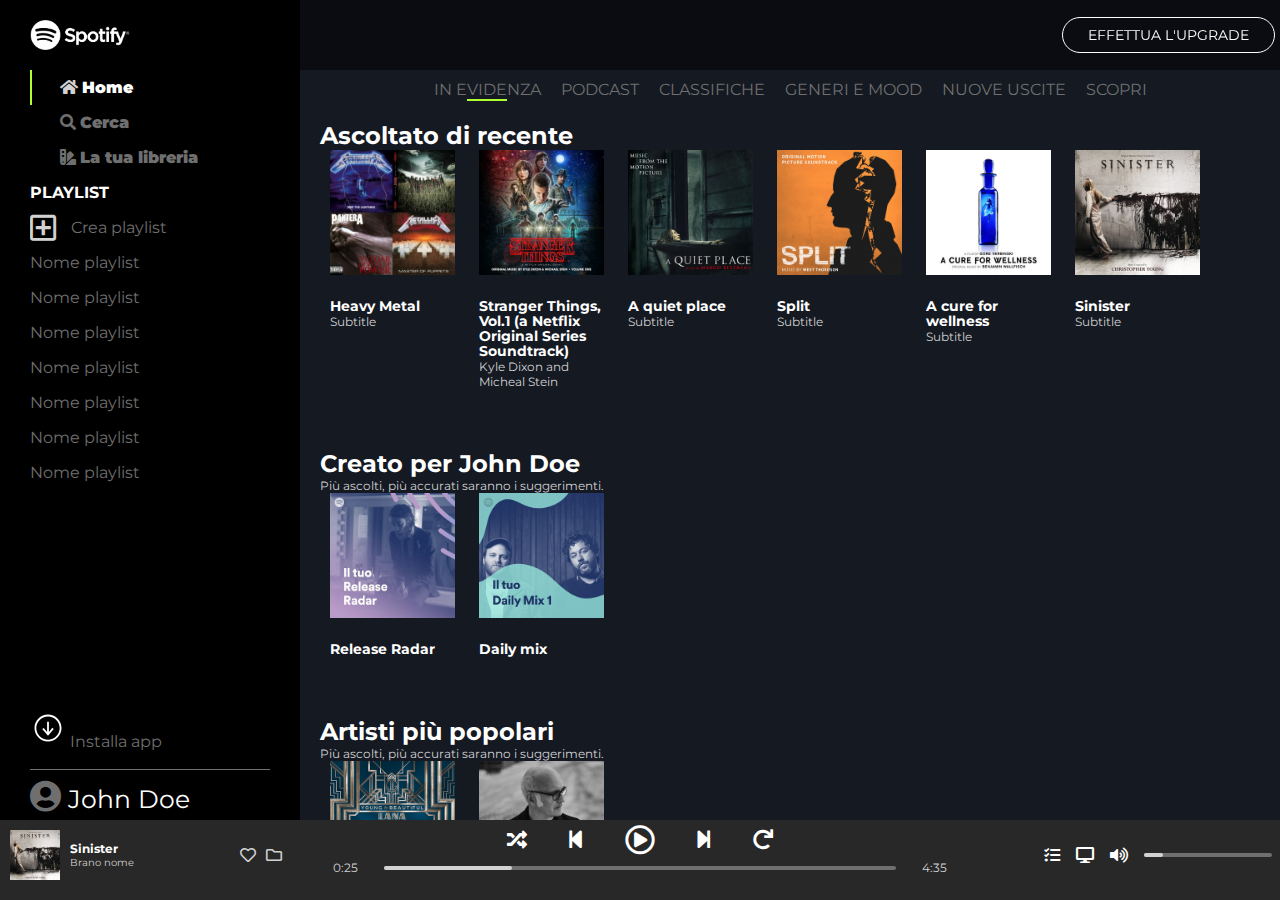
<file: index.html>
<!DOCTYPE html>
<html lang="en" dir="ltr">
  <head>
    <meta charset="utf-8">
    <meta name="viewport" content="width=device-width, initial-scale=1.0 shrink-to-fit=no">
    <!-- Bootstrap -->
    <link rel="stylesheet" href="https://stackpath.bootstrapcdn.com/bootstrap/4.5.0/css/bootstrap.min.css" integrity="sha384-9aIt2nRpC12Uk9gS9baDl411NQApFmC26EwAOH8WgZl5MYYxFfc+NcPb1dKGj7Sk" crossorigin="anonymous">
    <!-- Google font -->
    <link href="https://fonts.googleapis.com/css2?family=Montserrat:wght@400;500;700&display=swap" rel="stylesheet">
    <!-- Fontawesome -->
    <link rel="stylesheet" href="https://cdnjs.cloudflare.com/ajax/libs/font-awesome/5.14.0/css/all.min.css">
    <!-- css -->
    <link rel="stylesheet" href="css/style.css">
    <title>Spotify</title>
  </head>
  <body>
    <div class="wrapper">
      <!-- lateral header -->
      <main class="d_flex">
        <aside class="d_flex">
            <div class="logos">
              <img class="logo m_top_20 m_bottom_20" src="img/Spotify_Logo_RGB_White.png" alt="Logo Spotify">
              <img class="icon m_top_20 m_bottom_20" src="img/Spotify_Icon_CMYK_White.png" alt="Icona Spotify">
            </div>
            <nav class="icons">
              <ul class="list-none">
                <li>
                  <a href="#"><i class="fas fa-home lg_grey">
                  <span class="d-xs-none white">Home</span></i></a>
                </li>
                <li>
                  <a href="#"><i class="fas fa-search"> <span class="d-xs-none"> Cerca</span></i></a>
                </li>
                <li>
                  <a href="#"><i class="fas fa-swatchbook"> <span class="d-xs-none">La tua libreria</span></i></a>
                </li>
              </ul>
            </nav>
          <nav class="playlist_list d-xs-none">
            <div class="create">
              <h4 class="txt_upper white">Playlist</h4>
              <a href="#"><span>Crea playlist</span></a>
            </div>
            <ul class="personal_playlist list-none">
              <li><a href="#">Nome playlist</a></li>
              <li><a href="#">Nome playlist</a></li>
              <li><a href="#">Nome playlist</a></li>
              <li><a href="#">Nome playlist</a></li>
              <li><a href="#">Nome playlist</a></li>
              <li><a href="#">Nome playlist</a></li>
              <li><a href="#">Nome playlist</a></li>
            </ul>
          </nav>
          <nav class="menu_bottom">
            <ul class="list-none">
              <li class="install">
                <a href="#">
                <img class="download" src="img/download_icon.svg" alt="Logo download"> <span class="d-xs-none">Installa app</span>
                </a>
              </li>
              <li class="profile">
                <i class="fas fa-user-circle"></i><span class="d-xs-none white"> John Doe</span>
              </li>
            </ul>
          </nav>
        </aside>
        <!-- /lateral header -->
        <!-- playlist section -->
        <section class="playlist">
          <div class="upgrade txt_upper">
            <a class="btn_upgrade white" href="#">Effettua l'upgrade</a>
          </div>
          <div class="menu_playlist">
            <ul class="menu_style d_flex list-none">
              <li><a class="txt_upper" href="#">in evidenza</a></li>
              <li><a class="txt_upper" href="#">podcast</a></li>
              <li><a class="txt_upper" href="#">classifiche</a></li>
              <li><a class="txt_upper" href="#">generi e mood</a></li>
              <li><a class="txt_upper" href="#">nuove uscite</a></li>
              <li><a class="txt_upper" href="#">scopri</a></li>
            </ul>
          </div>
          <div class="small_wrapper padding_20 white">
            <!-- Recently played -->
              <h2 id="recently" class="font_700">Recently played</h2>
              <script src="js/myscript.js" charset="utf-8">
              </script>
              <div class="m_bottom_20">
                <div class="picture text-center">
                  <div class="image relative">
                    <img src="img/immagini_box/metal_lifting.jpg" alt="Logo Metal">
                    <div class="overlay">
                      <i class="far fa-play-circle"></i>
                    </div>
                  </div>
                  <h4 class="m_top_20">Heavy Metal</h4>
                  <p>Subtitle</p>
                </div>
                <div class="picture text-center">
                  <div class="image relative">
                    <img src="img/immagini_box/stranger.jpeg" alt="Logo Stranger things">
                    <div class="overlay">
                      <i class="far fa-play-circle"></i>
                    </div>
                  </div>
                  <h4 class="m_top_20">Stranger Things, Vol.1 (a Netflix Original Series Soundtrack)</h4>
                  <p>Kyle Dixon and Micheal Stein</p>
                </div>
                <div class="picture text-center">
                  <div class="image relative">
                    <img src="img/immagini_box/aquietplace.jpeg" alt="Logo A quiet place">
                    <div class="overlay">
                      <i class="far fa-play-circle"></i>
                    </div>
                  </div>
                  <h4 class="m_top_20">A quiet place</h4>
                  <p>Subtitle</p>
                </div>
                <div class="picture text-center">
                  <div class="image relative">
                    <img src="img/immagini_box/split.jpeg" alt="Logo Split">
                    <div class="overlay">
                      <i class="far fa-play-circle"></i>
                    </div>
                  </div>
                  <h4 class="m_top_20">Split</h4>
                  <p>Subtitle</p>
                </div>
                <div class="picture text-center">
                  <div class="image relative">
                    <img src="img/immagini_box/cure.jpeg" alt="Logo Cure">
                    <div class="overlay">
                      <i class="far fa-play-circle"></i>
                    </div>
                  </div>
                  <h4 class="m_top_20">A cure for wellness</h4>
                  <p>Subtitle</p>
                </div>
                <div class="picture text-center">
                  <div class="image relative">
                    <img src="img/immagini_box/sinister.jpeg" alt="Logo Sinister">
                    <div class="overlay">
                      <i class="far fa-play-circle"></i>
                    </div>
                  </div>
                  <h4 class="m_top_20">Sinister</h4>
                  <p>Subtitle</p>
                </div>
              </div>
          </div>
            <!-- /Recently played -->
            <!-- Creato per John Doe -->
            <div class="small_wrapper padding_20 white">
              <h2 class="font_700">Creato per John Doe</h2>
              <p>Più ascolti, più accurati saranno i suggerimenti.</p>
              <div class="m_bottom_20">
                <div class="picture text-center">
                  <div class="image relative">
                    <img src="img/immagini_box/radar.jpeg" alt="Logo Release Radar">
                    <div class="overlay">
                      <i class="far fa-play-circle"></i>
                    </div>
                  </div>
                  <h4 class="m_top_20">Release Radar</h4>
                </div>
                <div class="picture text-center">
                  <div class="image relative">
                    <img src="img/immagini_box/mixdaily.jpeg" alt="Logo Daily Mix">
                    <div class="overlay">
                      <i class="far fa-play-circle"></i>
                    </div>
                  </div>
                  <h4 class="m_top_20">Daily mix</h4>
                </div>
              </div>
            </div>
            <!-- Artisti più popolari -->
            <div class="small_wrapper padding_20 white">
              <h2 class="font_700">Artisti più popolari</h2>
              <p>Più ascolti, più accurati saranno i suggerimenti.</p>
              <div class="m_bottom_20">
                <div class="picture text-center">
                  <div class="image relative">
                    <img class="img-fluid" src="img/immagini_box/young.jpeg" alt="Logo Young and Beautiful">
                    <div class="overlay">
                      <i class="far fa-play-circle"></i>
                    </div>
                  </div>
                  <h4 class="m_top_20">Lana Del Rey</h4>
                </div>
                <div class="picture text-center">
                  <div class="image relative">
                    <img class="img-fluid" src="img/immagini_box/einaudi.jpeg" alt="Logo Ludovico Einaudi">
                    <div class="overlay">
                      <i class="far fa-play-circle"></i>
                    </div>
                  </div>
                  <h4 class="m_top_20">Ludovico Einaudi</h4>
                </div>
              </div>
              <!-- /Artisti più popolari -->
            </div>
            <!-- /Creato per John Doe -->

          <!-- </div> -->
        </section>

        <!-- /playlist section -->
        </main>
      <!-- player footer -->
      <footer>
        <div class="small_wrapper d_flex">
          <div class="artist d_flex_a_cent">
            <img class="img-fluid" src="img/immagini_box/sinister.jpeg" alt="Immagine Sinister">
            <div class="title">
              <h4 class="white font_700">Sinister</h4>
              <p class="lg_grey">Brano nome</p>
            </div>
            <div class="preference">
              <a class="lg_grey" href="#"><i class="far fa-heart">
                </i>
              </a>
              <a class="lg_grey" href="#"><i class="far fa-folder lg_grey"></i>
              </a>
            </div>
          </div>
          <div class="player">
            <div class="play d_flex_a_cent white">
              <i class="fas fa-random font_20"></i>
              <i class="fas fa-step-backward font_20"></i>
              <i class="far fa-play-circle"></i>
              <i class="fas fa-step-forward font_20"></i>
              <i class="fas fa-redo font_20"></i>
            </div>
            <div class="bar d_flex_a_cent">
              <div class="time">
                <p>0:25</p>
              </div>
              <div class="bar_tab width_80">
                <div class="bar_up width_25">
                  <div class="bar_up overlay_green"></div>
                </div>
              </div>
              <div class="time">
                <p>4:35</p>
              </div>
            </div>
          </div>
          <div class="settings d_flex_a_cent white">
            <i class="fas fa-tasks"></i>
            <i class="fas fa-desktop"></i>
            <i class="fas fa-volume-up"></i>
            <div class="bar_tab width_40">
              <div class="bar_up width_15">
                <div class="bar_up overlay_green"></div>
              </div>
              </div>
            </div>
          </div>
        </footer>
      </div>
      <!-- player footer -->
  </body>
</html>
</file>
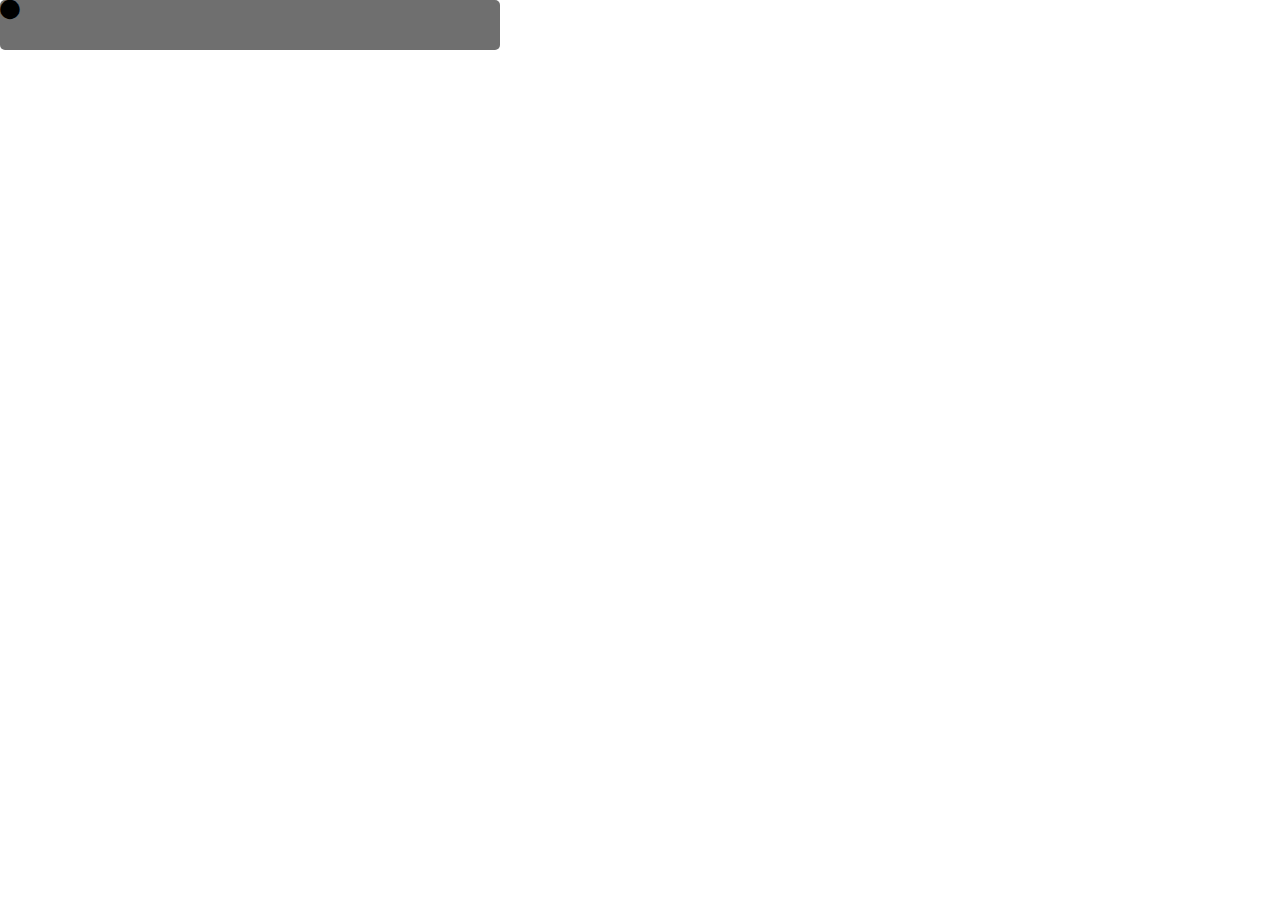
<file: test.html>
<!DOCTYPE html>
<html lang="en" dir="ltr">
  <head>
    <meta charset="utf-8">
    <!-- Fontawesome -->
    <link rel="stylesheet" href="https://cdnjs.cloudflare.com/ajax/libs/font-awesome/5.14.0/css/all.min.css">
    <link rel="stylesheet" href="css/style.css">
    <link rel="stylesheet" href="css/test.css">
    <title>test</title>
  </head>
  <body>
    <div class="bar_tab width">
      <i class="fas fa-circle"></i>
    </div>
  </body>
</html>
</file>
<file: css/style.css>
/*MIX*/
* {
  box-sizing: border-box;
  margin: 0;
  padding: 0;
}
a {
  text-decoration: none;
  color: #6F6F6F;
  font-family: 'Montserrat', sans-serif;
}
body {
  font-family: 'Montserrat', sans-serif;
}
span {
  font-family: 'Montserrat', sans-serif;
}
.d_flex {
  display:flex;
}
.d_flex_a_cent {
  display: flex;
  align-items: center;
}
.font_20 {
  font-size: 20px;
}
.font_700 {
  font-weight: 700;
}
.wrapper {
  height: 100vh;
  background-color: black;
}
.list-none {
  list-style: none;
}
.m_top_20 {
  margin-top: 20px;
}
.m_bottom_20 {
  margin-bottom: 20px;
}
.padding_20 {
  padding: 20px;
}
.txt_upper {
  text-transform: uppercase;
}
.white {
  color: #fff;
}
.width_100 {
  width: 100%;
}
.color_grey {
  color: #6F6F6F;
}
.lg_grey {
  color: #D2D2D2;
}
.relative {
  position: relative;
}
.width_40 {
  width:40%;
}
.width_80 {
  width:80%;
}
.width_25 {
  width:25%;
}
.width_15 {
  width:15%;
}
/* /MIX*/

/*MAIN*/
main {
  height: calc(100% - 80px);
}
/* aside*/
main a {
  transition: color 0.5s;
}
main a:hover {
  color:#fff;
  text-decoration: none;
}
aside {
  flex-direction: column;
  width: 300px;
  height: 100%;
  background-color: #000;
  color: #6F6F6F;
  position: relative;
  padding: 0 30px;
  line-height: 35px;
  overflow: hidden;
}
.logo {
  width: 100px;
  display: block;
}
.icon {
  width: 30px;
  display: none;
}
.icons li {
  padding-left: 28px;
  border-left: 2px solid transparent;
}
.icons li:first-child {
  border-left: 2px solid #ADFF2F;
}
.playlist_list{
  height: 100%;
  overflow:hidden;
}
.create {
  height: 70px;
}
.create span::before {
  font-family: "Font Awesome 5 Free";
  content:"\f0fe";
  font-size: 30px;
  display: inline-block;
  vertical-align: middle;
  color: #D2D2D2;
  margin-right: 15px;
}
.personal_playlist {
  height: calc(100% - 70px);
  overflow-y: auto;
}
@media screen and (max-width:552px) {
  aside {
    width: 50px;
    padding: 0;
    text-align: center;
  }
  .links {
    width: 50px;
    padding: 0;
    text-align: center;
  }
  .logo {
    display: none;
  }
  .icon {
    display: inline-block;
    width: 20px;
    text-align: center;
  }
  .d-xs-none {
    display: none;
  }
  .icons i {
    width: 30px;
  }
}
/* menu_bottom*/
.install {
  padding-bottom: 10px;
}
.download {
  width: 15%;
}
.profile {
  border-top: 1px solid #6F6F6F;
  padding-top: 10px;
}
.fa-user-circle {
  font-size: 2rem;
}
.profile span {
  font-size: 25px;
}
@media screen and (max-width:552px) {
  .profile {
    border: none;
  }
  .install img, .profile i {
    width: 100%;
    text-align: left;
  }
  .menu_bottom {
    position: absolute;
    bottom: 0;
    left: 50%;
    transform: translateX(-50%);
  }
}
/* /menu_bottom*/
/* /aside*/
/* playlist*/
.playlist {
  height: 100%;
  width: calc(100% - 300px);
  background-color: #141922;
  position: relative;
  overflow: auto;
}
.upgrade {
  height: 70px;
  width: calc(100% - 300px);
  background-color: rgba(0,0,0,0.5);
  text-align: right;
  line-height: 70px;
  position: fixed;
  top: 0;
  right: 0;
}
.btn_upgrade {
  border: 1px solid #fff;
  border-radius: 20px;
  padding: 8px 25px;
  margin-right: 5px;
  font-size: 14px;
}
.btn_upgrade:hover {
  font-size: 18px;
}
.menu_playlist {
  margin-top: 80px;
}
.menu_playlist li:active:after {
  content:"";
  width: 40px;
  height: 2px;
  background-color: #ADFF2F;
  display: block;
  margin:auto;
}
.menu_style {
  justify-content: center;
  flex-wrap: wrap;
}
.menu_style li {
  padding: 0 10px;
}
.menu_style li:first-child::after {
  content:"";
  width: 40px;
  height: 2px;
  background-color: #ADFF2F;
  display: block;
  margin:auto;
}
.picture {
  display: inline-block;
  width: calc((100% - 70px) / 6);
  vertical-align: top;
  padding: 0 10px;
}
.picture img {
  width: 100%;
  vertical-align: baseline;
}
.small_wrapper h4 {
  font-size: 14px;
  line-height: 15px;
}
.small_wrapper p {
  font-size: 12px;
  color: #D2D2D2;
}
.overlay {
  background-color: rgba(0,0,0,0.5);
  position:absolute;
  width: 100%;
  height: 100%;
  top: 0;
  left:0;
  display:none;
}
.overlay .fa-play-circle {
  position: absolute;
  top:50%;
  left: 50%;
  transform: translate(-50%, -50%);
  font-size: 60px;
}
.image:hover .overlay{
  display: block;
}
@media screen and (min-width:640px) and (max-width:878px) {
  .picture {
    width: calc((100% - 70px) / 4);
  }
}
@media screen and (max-width:639px) {
  .playlist {
    width: calc(100% - 50px);
  }
  .upgrade {
  width: calc(100% - 168px);
  }
  .picture {
  width: calc((100% - 70px) / 2);
  }
}
@media screen and (max-width:552px) {
  .upgrade {
  width: calc(100% - 50px);
  }
}
/* /playlist*/
/* /MAIN*/
/* FOOTER*/
footer {
  height: 80px;
  background-color: #282828;
}
footer .small_wrapper {
  justify-content: space-between;
}
.artist {
  width: 25%;
  padding: 10px;
}
.artist img {
  max-height: 50px;
  vertical-align: middle;
}
.title {
  padding: 0 20px 0 10px;
  width:60%;
}
.title h4 {
  margin-bottom: 0;
  font-size: 12px;
}
.title p {
  margin-bottom: 0;
  font-size: 10px;
}
.preference a:hover i{
  color: #fff;
}
.fa-heart {
  padding-right: 3px;
}
.fa-folder {
  padding-left: 3px;
}
.player {
  width: 50%;
}
.play {
  justify-content: center;
}
.play i {
  padding: 5px 20px;
}
footer .fa-play-circle {
  font-size: 30px;
}
footer .fa-play-circle:hover {
  font-size: 40px;
}
.bar {
  justify-content: space-around;
}
.bar p {
  margin: 0;
}
.bar_tab {
  height:4px;
  background-color: #6F6F6F;
  border-radius: 5px;
}
.bar_up {
  height:4px;
  background-color: #D2D2D2;
  border-radius: 5px;
}
.overlay_green {
  background-color: #ADFF2F;
  display: none;
  position:relative;
}
.overlay_green:after {
  content:"";
  width: 10px;
  height: 10px;
  background-color: #fff;
  border-radius: 50%;
  position: absolute;
  top: 50%;
  right: 0;
  transform: translateY(-50%);
  display: inline-block;
}
.bar_tab:hover .overlay_green{
  display:block;
}
.settings {
  width: 25%;
  justify-content: flex-end;
}
.settings > * {
  margin: 0 8px;
}
@media screen and (max-width:638px) {
  .player, .artist, .settings {
    width: calc(100% / 3);
    padding-top: 10px;
  }
  .play i {
    padding: 5px 10px;
    font-size: 15px;
  }
  .fa-play-circle {
    font-size: 20px;
  }
  .fa-play-circle:hover {
    font-size: 30px;
  }
  .bar_tab {
    width: 60%;
  }
  .time p {
    color: #fff;
  }
}
/* /FOOTER*/
</file>
<file: css/test.css>
* {
  box-sizing: border-box;
  padding: 0;
  margin: 0;
}
.width {
  width: 500px;
  height: 50px;
}
.fa-circle {
  text-align: right;
  color: #000;
  font-size: 20px;
  display: inline-block;
}
</file>
